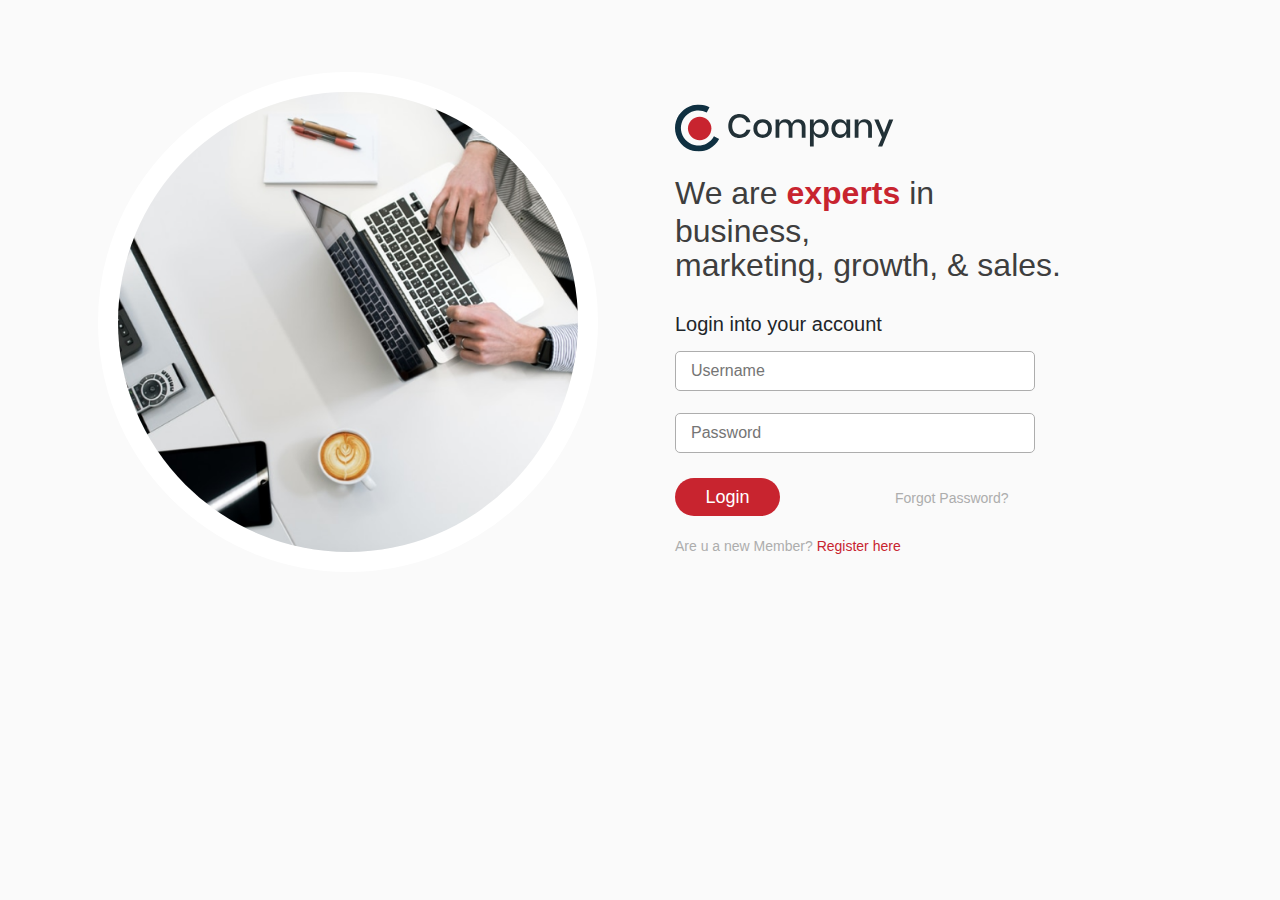
<file: index.html>
<!DOCTYPE html>
<html lang="en">

<head>
    <meta charset="UTF-8">
    <meta http-equiv="X-UA-Compatible" content="IE=edge">
    <meta name="viewport" content="width=device-width, initial-scale=1.0">
    <link rel="stylesheet" href="/css/style.css">
    <link rel="stylesheet" href="/css/bootstrap.min.css">
    <link rel="preconnect" href="https://fonts.googleapis.com">
    <link rel="preconnect" href="https://fonts.gstatic.com" crossorigin>
    <link href="https://fonts.googleapis.com/css2?family=Poppins:wght@400;500;600&display=swap" rel="stylesheet">
    <title>Document</title>
</head>

<body>
    <div id="section">
        <div class="row">
            <div class="col">
                <img id="hero-image" src="/images/hero-image.png" alt="">
            </div>
            <div class="col" id="2-col">
                <div class="container" id="content">
                    <img id="company-logo" src="/images/logo.svg" alt="">
                    <h1 id="main-heading">We are
                        <span>experts</span>
                        in business,
                    </h1>
                    <h1 id="main-heading">marketing, growth, & sales.</h1>
                    <p id="login-info">Login into your account</p>
                    <form action="">
                        <label for="">
                            <input type="text" placeholder="Username">
                        </label>
                        <label for="">
                            <input type="password" placeholder="Password">
                        </label>
                    </form>
                    <div id="btn-fp">
                        <a href="./pages/dashboard.html"><button id="login-btn">Login</button></a>
                        <p id="fp">Forgot Password?</p>
                    </div>
                    <p id="for-regis">Are u a new Member?
                        <span>Register here</span>
                    </p>
                </div>
            </div>
        </div>
    </div>
</body>

</html>
</file>
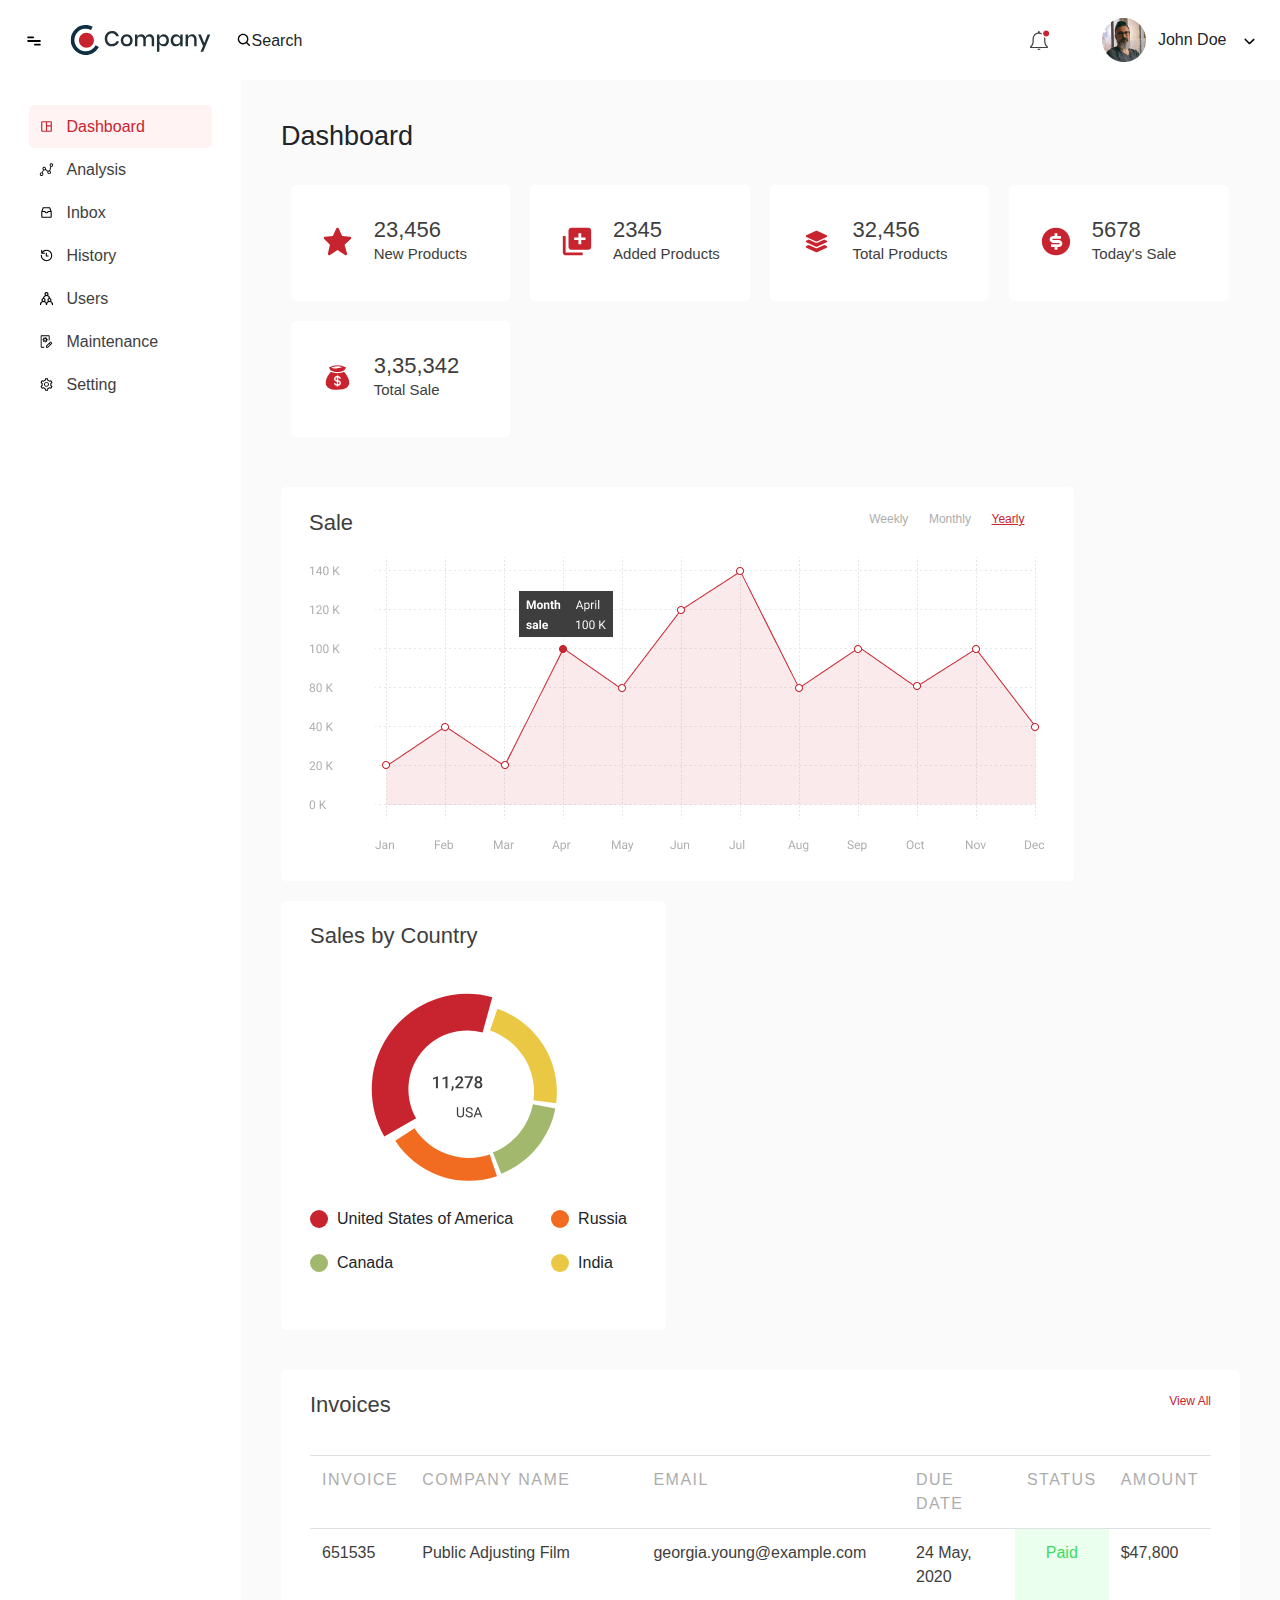
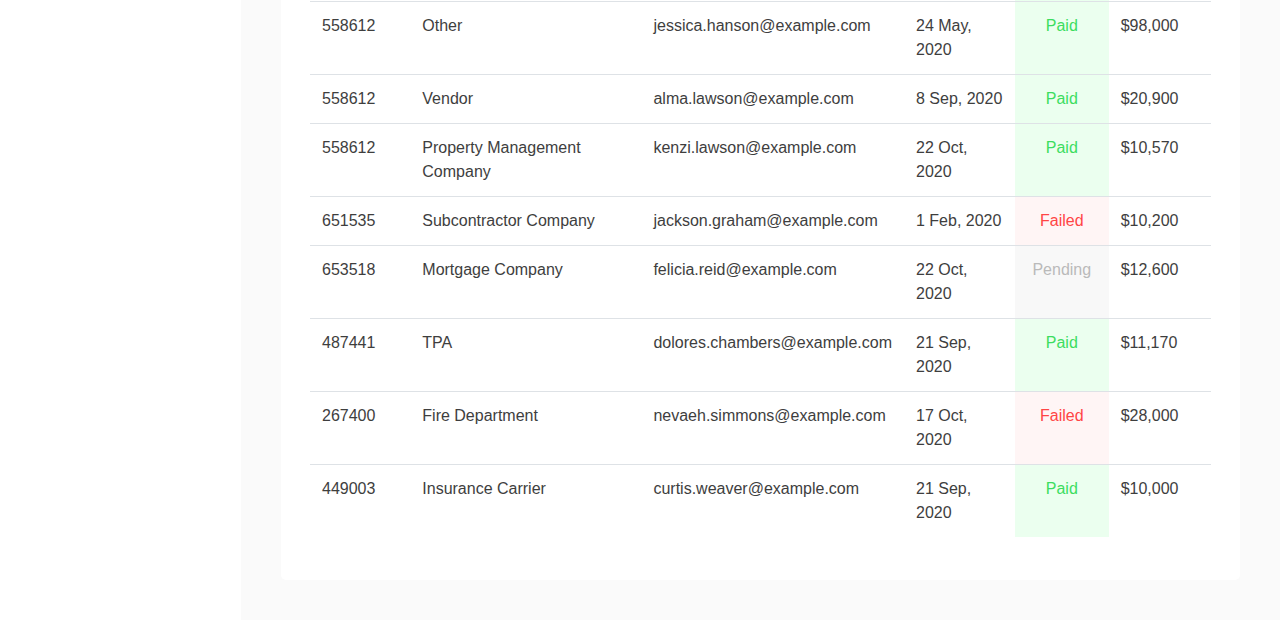
<file: pages/dashboard.html>
<!DOCTYPE html>
<html lang="en">

<head>
    <meta charset="UTF-8">
    <meta http-equiv="X-UA-Compatible" content="IE=edge">
    <meta name="viewport" content="width=device-width, initial-scale=1.0">
    <title>Document</title>
    <link rel="stylesheet" href="/css/bootstrap.min.css">
    <link rel="stylesheet" href="/css/dashboard.css">
</head>

<body>
    <header>
        <nav>
            <div id="left-menu">
                <ul>
                    <li><img id="menu-bar" src="/images/menu-bar.svg" alt=""></li>
                    <li><img id="logo" src="/images/logo.svg" alt=""></li>
                    <li>
                        <div id="search">
                            <img id="search-icon" src="/images/search-icon.svg" alt="">
                            <p>Search</p>
                        </div>
                    </li>
                </ul>
            </div>
            <div id="right-menu">
                <ul>
                    <li><img id="not-icon" src="/images/notification-icon.svg" alt=""></li>
                    <li><img id="profile-pic" src="/images/profile.png" alt=""></li>
                    <li>
                        <p>John Doe</p>
                    </li>
                    <li><img id="down-arr" src="/images/downward-arrow.svg" alt=""></li>
                </ul>
            </div>
        </nav>
    </header>
    <div id="content">
        <div id="container">
            <ul>
                <li class="active">
                    <a href="">
                        <img src="/images/dashboard-active.svg" alt="">
                        <p>Dashboard</p>
                    </a>
                </li>
                <li>
                    <a href="/pages/innerpage.html">
                        <img src="/images/graph-default.svg" alt="">
                        <p>Analysis</p>
                    </a>
                </li>
                <li>
                    <a href="">
                        <img src="/images/inbox-default.svg" alt="">
                        <p>Inbox</p>
                    </a>
                </li>
                <li>
                    <a href="">
                        <img src="/images/clock-default.svg" alt="">
                        <p>History</p>
                    </a>
                </li>
                <li>
                    <a href="">
                        <img src="/images/user-default.svg" alt="">
                        <p>Users</p>
                    </a>
                </li>
                <li>
                    <a href="">
                        <img src="/images/maintenance-default.svg" alt="">
                        <p>Maintenance</p>
                    </a>
                </li>
                <li>
                    <a href="">
                        <img src="/images/setting-default.svg" alt="">
                        <p>Setting</p>
                    </a>
                </li>
            </ul>
        </div>
        <div id="dashboard">
            <h1>Dashboard</h1>

            <!-- first row  -->

            <div id="list">
                <div class="list-items">
                    <img src="/images/star.svg" alt="list-icon" class="list-icon">
                    <div class="list-desc">
                        <h3 class="num">23,456</h3>
                        <p class="list-name">New Products</p>
                    </div>
                </div>
                <div class="list-items">
                    <img src="/images/new-product.svg" alt="list-icon" class="list-icon">
                    <div class="list-desc">
                        <h3 class="num">2345</h3>
                        <p class="list-name">Added Products</p>
                    </div>
                </div>
                <div class="list-items">
                    <img src="/images/total-product.svg" alt="list-icon" class="list-icon">
                    <div class="list-desc">
                        <h3 class="num">32,456</h3>
                        <p class="list-name">Total Products</p>
                    </div>
                </div>
                <div class="list-items">
                    <img src="/images/dollar-filled.svg" alt="list-icon" class="list-icon">
                    <div class="list-desc">
                        <h3 class="num">5678</h3>
                        <p class="list-name">Today's Sale</p>
                    </div>
                </div>
                <div class="list-items">
                    <img src="/images/money-bag.svg" alt="list-icon" class="list-icon">
                    <div class="list-desc">
                        <h3 class="num">3,35,342</h3>
                        <p class="list-name">Total Sale</p>
                    </div>
                </div>
            </div>

            <!-- middle row -->

            <div id="mid-items">
                <div id="graph">
                    <div id="graph-header">
                        <div id="left-view">
                            <h4>Sale</h4>
                        </div>
                        <div id="right-view">
                            <ul>
                                <li>Weekly</li>
                                <li>Monthly</li>
                                <li>Yearly</li>
                            </ul>
                        </div>
                    </div>
                    <img src="/images/data-graph.png" alt="">
                </div>
                <div id="pie-chart">
                    <h3>Sales by Country</h3>
                    <img src="/images/pie-chart.svg" alt="">
                    <div id="row-list">
                        <div class="col-list">
                            <div class="rows">
                                <span id="red"></span>
                                <p>United States of America</p>
                            </div>
                            <div class="rows">
                                <span id="green"></span>
                                <p>Canada</p>
                            </div>
                        </div>
                        <div class="col-list">
                            <div class="rows">
                                <span id="orange"></span>
                                <p>Russia</p>
                            </div>
                            <div class="rows">
                                <span id="yellow"></span>
                                <p>India</p>
                            </div>
                        </div>
                    </div>
                </div>
            </div>

            <!-- last row  -->

            <div id="last-row">
                <div>
                    <h3>Invoices</h3>
                    <p>View All</p>
                </div>
                <table class="table">
                    <tr>
                        <th scope="col" scope="row">INVOICE</th>
                        <th scope="col" scope="row">COMPANY NAME</th>
                        <th scope="col" scope="row">EMAIL</th>
                        <th scope="col" scope="row">DUE DATE</th>
                        <th scope="col" scope="row">STATUS</th>
                        <th scope="col" scope="row">AMOUNT</th>
                    </tr>
                    <tr>
                        <td scope="row">651535</td>
                        <td>Public Adjusting Film</td>
                        <td>georgia.young@example.com</td>
                        <td>24 May, 2020</td>
                        <td class="paid status">Paid</td>
                        <td>$47,800</td>
                    </tr>
                    <tr>
                        <td scope="row">558612</td>
                        <td>Other</td>
                        <td>jessica.hanson@example.com</td>
                        <td>24 May, 2020</td>
                        <td class="paid status">Paid</td>
                        <td>$98,000</td>
                    </tr>
                    <tr>
                        <td scope="row">558612</td>
                        <td>Vendor</td>
                        <td>alma.lawson@example.com</td>
                        <td>8 Sep, 2020</td>
                        <td class="paid status">Paid</td>
                        <td>$20,900</td>
                    </tr>
                    <tr>
                        <td scope="row">558612</td>
                        <td>Property Management Company</td>
                        <td>kenzi.lawson@example.com</td>
                        <td>22 Oct, 2020</td>
                        <td class="paid status">Paid</td>
                        <td>$10,570</td>
                    </tr>
                    <tr>
                        <td scope="row">651535</td>
                        <td>Subcontractor Company</td>
                        <td>jackson.graham@example.com</td>
                        <td>1 Feb, 2020</td>
                        <td class="failed status">Failed</td>
                        <td>$10,200</td>
                    </tr>
                    <tr>
                        <td scope="row">653518</td>
                        <td>Mortgage Company</td>
                        <td>felicia.reid@example.com</td>
                        <td>22 Oct, 2020</td>
                        <td class="pending status">Pending</td>
                        <td>$12,600</td>
                    </tr>
                    <tr>
                        <td scope="row">487441</td>
                        <td>TPA</td>
                        <td>dolores.chambers@example.com</td>
                        <td>21 Sep, 2020</td>
                        <td class="paid status">Paid</td>
                        <td>$11,170</td>
                    </tr>
                    <tr>
                        <td scope="row">267400</td>
                        <td>Fire Department</td>
                        <td>nevaeh.simmons@example.com</td>
                        <td>17 Oct, 2020</td>
                        <td class="failed status">Failed</td>
                        <td>$28,000</td>
                    </tr>
                    <tr>
                        <td scope="row">449003</td>
                        <td>Insurance Carrier</td>
                        <td>curtis.weaver@example.com</td>
                        <td>21 Sep, 2020</td>
                        <td class="paid status">Paid</td>
                        <td>$10,000</td>
                    </tr>
                </table>
            </div>
        </div>
    </div>
    <script src="/js/index.js"></script>
</body>

</html>
</file>
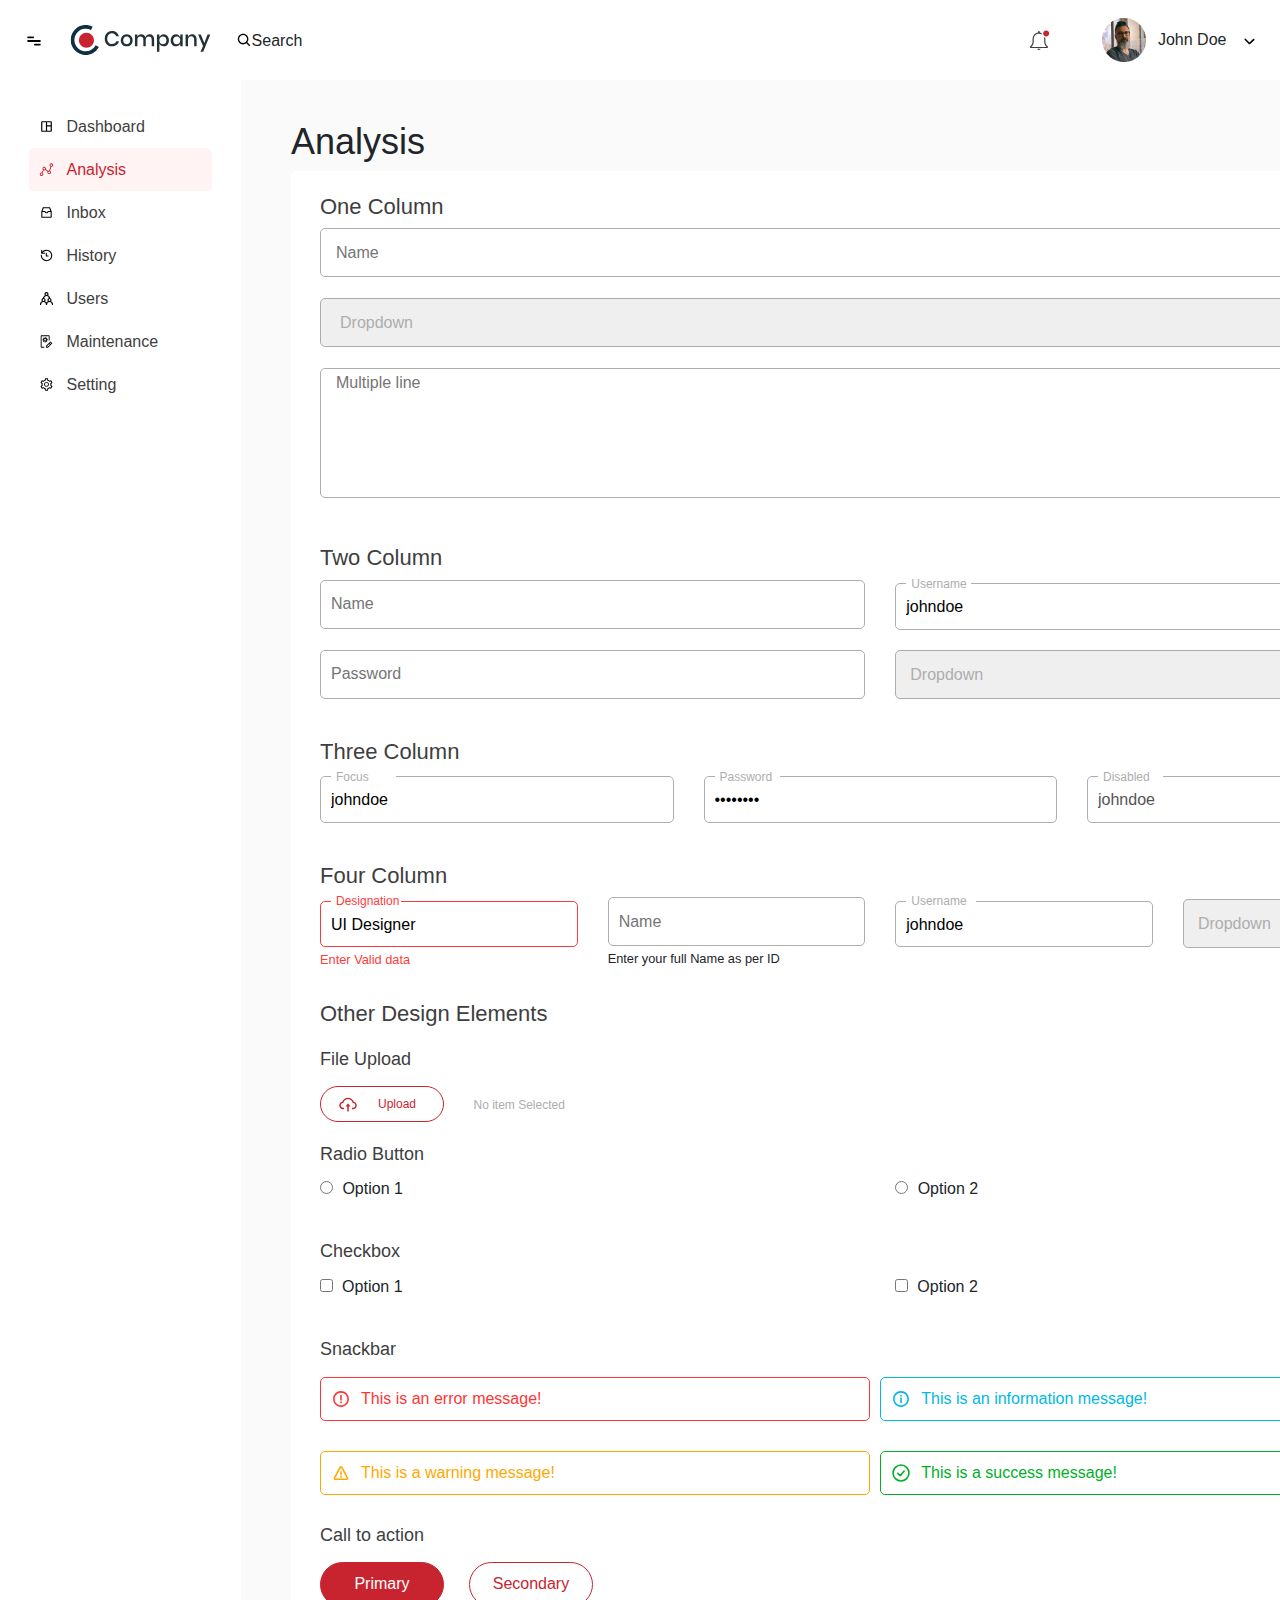
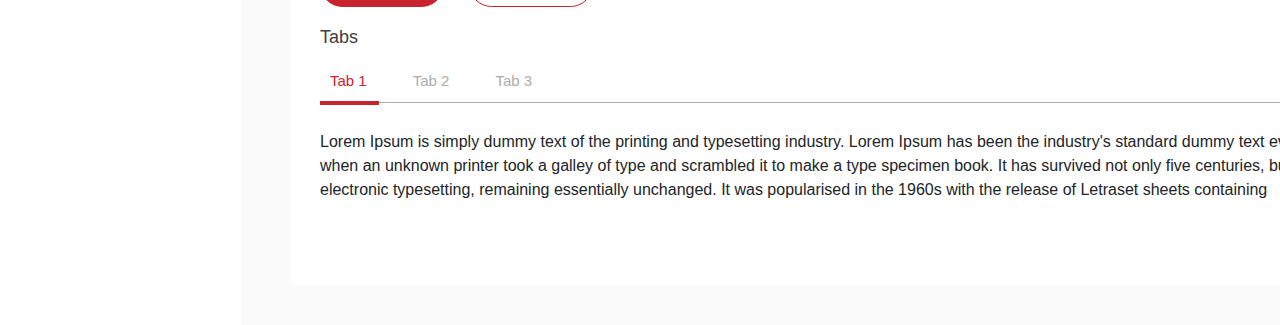
<file: pages/innerpage.html>
<!DOCTYPE html>
<html lang="en">

<head>
    <meta charset="UTF-8">
    <meta http-equiv="X-UA-Compatible" content="IE=edge">
    <meta name="viewport" content="width=device-width, initial-scale=1.0">
    <title>Document</title>
    <link rel="stylesheet" href="/css/bootstrap.min.css">
    <link rel="stylesheet" href="/css/innerpage.css">
</head>

<body>
    <header>
        <nav>
            <div id="left-menu">
                <ul>
                    <li><img id="menu-bar" src="/images/menu-bar.svg" alt=""></li>
                    <li><img id="logo" src="/images/logo.svg" alt=""></li>
                    <li>
                        <div id="search">
                            <img id="search-icon" src="/images/search-icon.svg" alt="">
                            <p>Search</p>
                        </div>
                    </li>
                </ul>
            </div>
            <div id="right-menu">
                <ul>
                    <li><img id="not-icon" src="/images/notification-icon.svg" alt=""></li>
                    <li><img id="profile-pic" src="/images/profile.png" alt=""></li>
                    <li>
                        <p>John Doe</p>
                    </li>
                    <li><img id="down-arr" src="/images/downward-arrow.svg" alt=""></li>
                </ul>
            </div>
        </nav>
    </header>
    <div id="content">
        <div id="container">
            <ul>
                <li class="active">
                    <a href="/pages/dashboard.html">
                        <img src="/images/dashboard-default.svg" alt="">
                        <p>Dashboard</p>
                    </a>
                </li>
                <li>
                    <a href="">
                        <img src="/images/graph-active.svg" alt="">
                        <p>Analysis</p>
                    </a>
                </li>
                <li>
                    <a href="">
                        <img src="/images/inbox-default.svg" alt="">
                        <p>Inbox</p>
                    </a>
                </li>
                <li>
                    <a href="">
                        <img src="/images/clock-default.svg" alt="">
                        <p>History</p>
                    </a>
                </li>
                <li>
                    <a href="">
                        <img src="/images/user-default.svg" alt="">
                        <p>Users</p>
                    </a>
                </li>
                <li>
                    <a href="">
                        <img src="/images/maintenance-default.svg" alt="">
                        <p>Maintenance</p>
                    </a>
                </li>
                <li>
                    <a href="">
                        <img src="/images/setting-default.svg" alt="">
                        <p>Setting</p>
                    </a>
                </li>
            </ul>
        </div>
        <div id="analysis">
            <h1>Analysis</h1>
            <form action="">
                <div id="first-col">
                    <h3>One Column</h3>
                    <input type="text" placeholder="Name">
                    <select id="drop-down" name="Dropdown">
                        <option>Dropdown</option>
                    </select>
                    <textarea name="multiple-line" id="" placeholder="Multiple line"></textarea>
                </div>
                <div id="second-col">
                    <h3>Two Column</h3>
                    <div class="row">
                        <div class="col-sm-6">
                            <input type="text" placeholder="Name">
                        </div>
                        <div class="col-sm-6">
                            <fieldset id="field-set">
                                <legend>Username</legend>
                                <input type="text" value="johndoe">
                            </fieldset>
                        </div>
                        <div class="col-sm-6">
                            <input type="password" name="" id="" placeholder="Password">
                        </div>
                        <div class="col-sm-6">
                            <select id="drop-down" name="Dropdown">
                                <option>Dropdown</option>
                            </select>
                        </div>
                    </div>
                    <div id="third-col">
                        <h3>Three Column</h3>
                        <div class="row">
                            <div class="col-xl-4 col-lg-4 col-md-6 col-sm-6">
                                <fieldset id="field-set focus-border">
                                    <legend>Focus</legend>
                                    <input type="text" value="johndoe">
                                </fieldset>
                            </div>
                            <div class="col-xl-4 col-lg-4 col-md-6 col-sm-6">
                                <fieldset id="field-set">
                                    <legend>Password</legend>
                                    <input type="password" value="dfdyghvb">
                                </fieldset>
                            </div>
                            <div class="col-xl-4 col-lg-4 col-md-6 col-sm-6">
                                <fieldset id="field-set" disabled>
                                    <legend>Disabled</legend>
                                    <input type="text" value="johndoe">
                                </fieldset>
                            </div>
                        </div>
                    </div>
                    <div id="fourth-col">
                        <h3>Four Column</h3>
                        <div class="row">
                            <div class="col-xl-3 col-lg-3 col-md-3 col-sm-6">
                                <fieldset id="field-set" class="highlighted">
                                    <legend>Designation</legend>
                                    <input type="text" value="UI Designer">
                                </fieldset>
                                <small id="en-va-da">Enter Valid data</small>
                            </div>
                            <div class="col-xl-3 col-lg-3 col-md-3 col-sm-6">
                                <input type="text" name="" id="" placeholder="Name">
                                <small>Enter your full Name as per ID</small>
                            </div>
                            <div class="col-xl-3 col-lg-3 col-md-3 col-sm-6">
                                <fieldset id="field-set">
                                    <legend>Username</legend>
                                    <input type="text" value="johndoe">
                                </fieldset>
                            </div>
                            <div class="col-xl-3 col-lg-3 col-md-3 col-sm-6">
                                <select id="drop-down" name="Dropdown">
                                    <option>Dropdown</option>
                                </select>
                            </div>
                        </div>
                        <div id="validate">


                        </div>
                    </div>
                    <div id="other-col">
                        <h3>Other Design Elements</h3>
                        <div id="file-upload">
                            <h4>File Upload</h4>
                            <div>
                                <button>
                                    <img src="/images/cloud-upload-icon.svg" alt="">
                                    <p>Upload</p>
                                </button>
                                <p>No item Selected</p>
                            </div>
                        </div>
                        <div id="radio-btns">
                            <h4>Radio Button</h4>
                            <div class="row">
                                <div class="col-sm-6">
                                    <input type="radio" name="options"><span>Option 1</span>
                                </div>
                                <div class="col-sm-6">
                                    <input type="radio" name="options"><span>Option 2</span>
                                </div>
                            </div>
                        </div>
                        <div id="checkbox">
                            <h4>Checkbox</h4>
                            <div class="row">
                                <div class="col-sm-6 col-md-6">
                                    <input type="checkbox" name="" id=""><span>Option 1</span>
                                </div>
                                <div class="col-sm-6 col-md-6">
                                    <input type="checkbox" name="" id=""><span>Option 2</span>
                                </div>
                            </div>
                        </div>
                        <div id="snackbar">
                            <h4>Snackbar</h4>
                            <div>
                                <span id="error">
                                    <img class="msg-icon" src="/images/error-icon.svg" alt="">
                                    <p>This is an error message!</p>
                                </span>
                                <span id="info">
                                    <img class="msg-icon" src="/images/info-icon.svg" alt="">
                                    <p>This is an information message!</p>
                                </span>
                            </div>
                            <div>
                                <span id="warning">
                                    <img class="msg-icon" src="/images/warning-icon.svg" alt="">
                                    <p>This is a warning message!</p>
                                </span>
                                <span id="success">
                                    <img class="msg-icon" src="/images/success-icon.svg" alt="">
                                    <p>This is a success message!</p>
                                </span>
                            </div>
                        </div>
                        <div id="cta">
                            <h4>Call to action</h4>
                            <div>
                                <button id="primary-btn">
                                    <p>Primary</p>
                                </button>
                                <button id="second-btn">
                                    <p>Secondary</p>
                                </button>
                            </div>
                        </div>
                        <div id="tab">
                            <h4>Tabs</h4>
                            <div>
                                <ul>
                                    <li>Tab 1</li>
                                    <li>Tab 2</li>
                                    <li>Tab 3</li>
                                    <span id="red-line"></span>
                                </ul>

                            </div>
                            <p>Lorem Ipsum is simply dummy text of the printing and typesetting industry. Lorem Ipsum
                                has
                                been the industry's standard dummy text ever since the 1500s, when an unknown printer
                                took a
                                galley of type and scrambled it to make a type specimen book. It has survived not only
                                five
                                centuries, but also the leap into electronic typesetting, remaining essentially
                                unchanged.
                                It was popularised in the 1960s with the release of Letraset sheets containing</p>
                        </div>
                    </div>
            </form>
        </div>
    </div>
    <script src="/js/index.js"></script>
</body>

</html>
</file>
<file: css/style.css>
* {
    margin: 0;
}

body {
    font-family: 'Poppins', sans-serif;

}

#section {
    background-color: #FAFAFA;
    padding: 72px 140px;
    height: auto;
}

#hero-image {
    display: flex;
    margin: 0 auto;
    border: 20px solid #FFFFFF;
    border-radius: 50%;
    width: 576px;
    height: 576px;
}

#content {
    padding: 50px;
}

#company-logo {
    width: 272px;
    height: 58px;
    margin-bottom: 20px;
    text-align: left;
}

#main-heading {
    font-size: 40px;
    margin-bottom: -5px;
    font-weight: 300;
}

#main-heading span {
    color: #C8242F;
    font-weight: 900;
}

#main-heading,
#logininfo {
    color: #3E3E3E;
}

#login-info {
    font-size: 25px;
    margin-top: 30px;
    margin-bottom: 5px;
}

label {
    display: block;
    width: 100%;
}

label input {
    width: 450px;
    height: 49px;
    padding: 15px;
    border: 1px solid #ADADAD;
    border-radius: 5px;
    opacity: 1;
    margin: 10px 0;
}

#btn-fp {
    display: flex;
}

#fp {
    margin-top: 20px;
    color: #ADADAD;
    font-size: 15px;
    cursor: pointer;
}

#login-btn {
    margin: 10px 0;
    width: 138px;
    height: 45px;
    background-color: #C8242F;
    font-size: 18px;
    color: #FFFFFF;
    margin-right: 175px;
    border: none;
    border-radius: 23px;
    cursor: pointer;
}

#for-regis {
    margin-top: 10px;
    font-size: 15px;
    color: #ADADAD;
}

#for-regis span {
    color: #C8242F;
    cursor: pointer;
}

@media (max-width: 575px) {
    #hero-image {
        width: 300px;
        height: 300px;
        border: 10px solid #FFFFFF;
    }

    #content {
        max-width: 360px;
        padding: 0 30px;
        margin-top: 30px;
    }

    #section {
        padding: 60px 30px;
        height: 950px;
    }

    #company-logo {
        width: 170px;
        height: 42px;
        margin-bottom: 10px;
    }

    #main-heading {
        font-size: 20px;
    }

    #login-info {
        margin-top: 22px;
        font-size: 15px;
    }

    label input {
        width: 225px;
        height: 30px;
        margin: 3px 0;
        font-size: 12px;
        padding: 0;
        padding-left: 10PX;
    }

    #login-btn {
        margin-right: 90px;
        width: 75px;
        height: 25px;
        font-size: 13px;
    }

    #fp {
        margin-top: 15px;
        font-size: 12px;
    }

    #for-regis {
        font-size: 12px;
        margin-top: 0;
    }
}

@media (min-width: 576px) and (max-width: 767px) {
    #hero-image {
        width: 350px;
        height: 350px;
        border: 10px solid #FFFFFF;
    }

    #company-logo {
        width: 268px;
        height: 60px;
        margin-bottom: 10px;
    }

    #content {
        max-width: 400px;
        margin-top: 30px;
        padding: 0;
    }

    #main-heading {
        font-size: 32px;
    }

    #login-info {
        margin-top: 27px;
        font-size: 20px;
    }

    #section {
        width: 100%;
        padding: 40px 30px;
    }

    #section .row {
        display: block;
    }

    #2-col {
        display: flex;
        margin: 0 auto;
    }

    label input {
        width: 360px;
        height: 37px;
        margin: 3px 0;
        font-size: 15px;
        padding: 0;
        padding-left: 10PX;
    }

    #login-btn {
        margin-right: 140px;
        width: 100px;
        height: 35px;
        font-size: 15px;
    }

    #fp {
        margin-top: 15px;
        font-size: 15px;
    }

    #for-regis {
        font-size: 15px;
        margin-top: 10px;
    }
}

@media (min-width: 768px) and (max-width: 991px) {
    #hero-image {
        width: 350px;
        height: 350px;
        border: 10px solid #FFFFFF;
    }

    #content {
        max-width: 360px;
        padding: 0;
        margin-top: 30px;
    }

    #section {
        padding: 60px 60px;
        height: 100vh;
    }

    #company-logo {
        width: 150px;
        height: 42px;
        margin-bottom: 10px;
    }

    #main-heading {
        font-size: 21px;
    }

    #login-info {
        margin-top: 22px;
        font-size: 15px;
    }

    label input {
        width: 260px;
        height: 32px;
        margin: 3px 0;
        font-size: 12px;
        padding: 0;
        padding-left: 10PX;
    }

    #login-btn {
        margin-right: 90px;
        width: 75px;
        height: 25px;
        font-size: 13px;
    }

    #fp {
        margin-top: 15px;
        font-size: 12px;
    }

    #for-regis {
        font-size: 12px;
        margin-top: 0;
    }
}

@media (min-width: 992px) and (max-width: 1199px) {
    #hero-image {
        width: 460px;
        height: 460px;
        border: 15px solid #FFFFFF;
    }

    #content {
        max-width: 360px;
        padding: 0;
        margin-top: 30px;
    }

    #section {
        padding: 72px 70px;
    }

    #company-logo {
        width: 195px;
        height: 50px;
    }

    #main-heading {
        font-size: 28px;
    }

    #login-info {
        font-size: 17px;
    }

    label input {
        width: 310px;
        height: 35px;
        margin: 5px 0;
        font-size: 12px;
        padding: 0;
        padding-left: 10PX;
    }

    #login-btn {
        margin-right: 115px;
        width: 85px;
        height: 30px;
        font-size: 15px;
    }

    #fp {
        margin-top: 15px;
        font-size: 13px;
    }

    #for-regis {
        font-size: 13px;
    }
}

@media (min-width: 1200px) and (max-width: 1399px) {
    #hero-image {
        width: 500px;
        height: 500px;
    }

    #content {
        max-width: 400px;
        padding: 0;
        margin-top: 30px;
        margin-left: 20px;
    }

    #section {
        padding: 72px 70px;
        height: 100vh;
    }

    #company-logo {
        width: 220px;
        height: 52px;
    }

    #main-heading {
        font-size: 32px;
    }

    #login-info {
        font-size: 20px;
    }

    label input {
        width: 360px;
        height: 40px;
        margin: 7px 0;
        padding: 0;
        padding-left: 15px;
    }

    #login-btn {
        margin-right: 115px;
        width: 105px;
        height: 38px;
    }

    #fp {
        font-size: 14px;
    }

    #for-regis {
        font-size: 14px;
    }
}

@media (min-width: 1400px) {
    #section {
        padding: 72px 105px;
    }
}
</file>
<file: css/dashboard.css>
* {
    margin: 0;
}

body {
    background-color: #FAFAFA;
    font-family: 'Poppins', sans-serif;
}

header {
    width: 100vw;
}

nav {
    display: flex;
    justify-content: space-between;
    background-color: #FFFFFF;
    height: 80px;
}

#left-menu,
#right-menu {
    padding: 11px 0;
}

#left-menu ul,
#right-menu ul {
    display: flex;
    justify-content: center;
    align-items: center;
    padding: 0 10px;
    margin: 0;
}

#left-menu ul li,
#right-menu ul li {
    list-style: none;
    padding: 0 12px;
}

#right-menu ul {
    margin: 7px 0;
}

#right-menu ul li:nth-child(3) {
    padding: 0 2.54px 0 0;
}

#menu-bar {
    width: 24px;
    height: 18px;
    cursor: pointer;
}

#logo {
    width: 142px;
    height: 30px;
}

#search-icon {
    width: 15.59px;
    height: 15.59px;
}

#search {
    display: flex;
    align-items: center;
    cursor: pointer;
}

#search p {
    font-size: 16px;
    margin-top: 18px;
}

#not-icon {
    width: 21.52px;
    height: 21.06px;
    cursor: pointer;
}

#profile-pic {
    padding-left: 28.28px;
}

#right-menu ul li p {
    font-size: 16px;
    margin: 0;
}

#down-arr {
    cursor: pointer;
}

#content {
    display: flex;
    background-color: transparent;
}

#container {
    width: auto;
    padding: 25px 29px 30px;
    align-items: center;
    background-color: #FFFFFF;
}

#container ul {
    padding: 0;
}

#container ul li {
    list-style: none;
    border-radius: 5px;
    cursor: pointer;
}

#container ul li a {
    width: 183px;
    height: 43px;
    display: flex;
    padding: 10px;
    align-items: center;
    color: #3E3E3E;
}

#container ul li a:link {
    text-decoration: none;
}

#container ul li:nth-child(1) {
    background-color: #FFF3F4;
}

#container ul li:nth-child(1) a p {
    color: #C8242F;
}

#container ul li a p {
    margin: 0 0 0 12.5px;
}

#container ul li a img {
    width: 15px;
    height: 15px;
}

#dashboard {
    width: 100%;
    padding: 40px;
}

#dashboard h1 {
    font-size: 30px;
    margin-bottom: 22.5px;
}

#list {
    display: flex;
    margin-bottom: 30px;
    flex-wrap: wrap;
    align-items: flex-start;
}

.list-items {
    display: flex;
    width: 219.4px;
    height: 116px;
    margin: 10px;
    background-color: #FFFFFF;
    border-radius: 5px;
    padding: 31.04px 26.7px 33.87px 30.03px;
    align-items: center;
}

.list-icon:nth-child(1) {
    width: 33.33px;
    height: 33.34px;
}

.list-icon:nth-child(2) {
    width: 23.33px;
    height: 23.34px;
}

.list-icon:nth-child(3) {
    width: 26px;
    height: 26px;
}

.list-icon:nth-child(4) {
    width: 33.34px;
    height: 33.33px;
}

.list-icon:nth-child(5) {
    width: 28.55px;
    height: 30px;
}

.list-desc {
    color: #3E3E3E;
    padding-left: 19.33px;
}

.num {
    font-size: 25px;
    margin: 0;
}

.list-name {
    font-size: 15px;
    margin: 0;
}

#mid-items {
    display: flex;
    margin-bottom: 30px;
    flex-wrap: wrap;
}

#graph,
#pie-chart {
    background-color: #FFFFFF;
    margin: 10px 0;
}

#graph {
    /* max-width: 802px; */
    width: auto;
    height: auto;
    padding: 23.52px 29.42px 28.9px 28px;
    margin-right: 20px;
    border-radius: 5px;
}

#graph img {
    width: 100%;
}

#graph-header {
    display: flex;
    justify-content: space-between;
    margin-bottom: 12.98px;
}

#left-view h4 {
    margin: 0;
    font-size: 22px;
    color: #3E3E3E;
}

#right-view ul {
    display: flex;

}

#right-view ul li {
    list-style: none;
    margin-right: 20.58px;
    font-size: 12px;
    cursor: pointer;
    color: #ADADAD;
}

#right-view ul li:nth-child(3) {
    color: #C8242F;
    text-decoration: underline;
}

#pie-chart {
    width: 385px;
    height: auto;
    border-radius: 5px;
    padding: 21.52px 39px 34.87px 29px;
}

#pie-chart h3 {
    font-size: 22px;
    color: #3E3E3E;
    margin-bottom: 27.48px;
}

#pie-chart img {
    width: 230px;
    height: 230px;
    display: flex;
    margin: 0 auto;
}

#row-list {
    display: flex;
    justify-content: space-between;
}

.rows {
    display: flex;
    align-items: center;
    margin-bottom: 20px;
}

.rows span {
    width: 18px;
    height: 18px;
    border-radius: 50%;
}

.rows p {
    margin: 0;
    margin-left: 9px;
}

#red {
    background-color: #C8242F;
}

#green {
    background-color: #A2B86C;
}

#orange {
    background-color: #F16C20;
}

#yellow {
    background-color: #EBC844;
}

#last-row {
    width: auto;
    height: auto;
    background-color: #FFFFFF;
    padding: 22.52px 29px 26.87px 29px;
    border-radius: 5px;
}

#last-row div {
    display: flex;
    justify-content: space-between;
    margin-bottom: 36.61px;
}

#last-row div h3 {
    font-size: 22px;
    color: #3E3E3E;
    margin: 0;
}

#last-row div p {
    font-size: 12px;
    color: #C8242F;
    margin: 0;
}

table {
    color: #3E3E3E;
    font-weight: normal;
}

table tr td:nth-child(5) {
    text-align: center;
}

table th {
    color: #ADADAD;
    font-weight: normal;
    letter-spacing: 1.5px;
}


table tr:nth-child(n+1):nth-child(-n+9) {
    border-bottom: 1px solid #E9E9E9;
}

.paid {
    background-color: #EBFFEF;
    color: #3CDD5F;
}

.failed {
    color: #FF4545;
    background-color: #FFF5F5;
}

.pending {
    color: #BABABA;
    background-color: #F8F8F8;
}

@media (max-width: 575px){
    #left-menu, #right-menu{
        padding: 10px 0;
    }
    nav{
        height: 60px;
    }
    #left-menu ul{
        padding: 0 5px;
    }
    #left-menu ul li {
        padding: 0 4px;
    }
    #right-menu ul{
        padding: 0 5px;
    }
    #right-menu ul li{
        padding: 0 4px;
    }
    #right-menu ul li p{
        font-size: 10px;
    }

    #not-icon{
        width: 15px;
        height: 15px;
    }

    #profile-pic{
        padding-left: 10px;
        width: 40px;
        height: 30px;
    }
    #down-arr{
        width: 15px;
        height: 15px;
    }

    #search ul {
        padding: 0;
    }

    #search p {
        font-size: 10px;
    }

    #logo {
        width: 90px;
    }

    #dashboard h1 {
        font-size: 20px;
    }

    .list-items {
        width: 150px;
        height: 90px;
        padding: 0 5px;
        margin: 5px;
    }

    .list-items .list-icon {
        width: 25px;
        height: 25px;
    }

    .num {
        font-size: 18px;
    }

    .list-desc {
        font-size: 8px;
        padding-left: 10px;
    }

    #mid-items {
        width: 100%;
    }

    #dashboard {
        padding: 20px;
    }

    #container {
        padding: 20px 10px;
    }

    #container ul li a {
        width: 120px;
        height: 35px;
    }

    #container ul li a p {
        margin-left: 7px;
    }

    #graph{
        padding: 10px;
        margin: 0 0 20px 0;
    }

    #pie-chart {
        padding: 10px;
        width: 300px;
        margin: 10px auto;
    }

    .rows span {
        width: 15px;
        height: 15px;
    }

    #pie-chart h3,
    #left-view h4,
    #last-row div h3 {
        font-size: 18px;
    }

    #right-view ul li {
        font-size: 10px;
    }

    .rows p {
        font-size: 12px;
    }

    #last-row {
        overflow: scroll;
        padding: 10px;
    }

    table th, table tr td{
        font-size: 12px;
    }
}

@media (min-width: 576px) and (max-width: 767px) {
    #left-menu ul li {
        padding: 0 5px;
    }

    #right-menu ul li{
        padding: 0 6px;
    }

    #profile-pic{
        padding-left: 20px;
    }

    #search ul {
        padding: 0;
    }

    #search p {
        font-size: 15px;
    }

    #logo {
        width: 120px;
    }

    #dashboard h1 {
        font-size: 20px;
    }

    .list-items {
        width: 150px;
        height: 90px;
        padding: 0 10px;
    }

    .list-items .list-icon {
        width: 25px;
        height: 25px;
    }

    .num {
        font-size: 18px;
    }

    .list-desc {
        font-size: 8px;
        padding-left: 10px;
    }

    #mid-items {
        width: 100%;
    }

    #dashboard {
        padding: 20px;
    }

    #container {
        padding: 20px 10px;
    }

    #container ul li a {
        width: 120px;
        height: 35px;
    }

    #container ul li a p {
        margin-left: 7px;
    }

    #graph{
        margin: 10px auto;
    }

    #pie-chart {
        margin: 10px auto;
        width: 300px;
    }

    #pie-chart h3,
    #left-view h4,
    #last-row div h3 {
        font-size: 18px;
    }

    #right-view ul li {
        font-size: 10px;
    }

    .rows p {
        font-size: 13px;
    }

    .rows span {
        width: 15px;
        height: 15px;
    }

    #last-row {
        overflow: scroll;
    }

    table th, table tr td{
        font-size: 12px;
    }
}

@media (min-width: 768px) and (max-width: 991px) {
    #dashboard h1 {
        font-size: 22px;
    }

    .list-items {
        width: 200px;
        height: 100px;
    }

    .list-icon {
        width: 28px;
        height: 28px;
    }

    .num {
        font-size: 18px;
    }

    .list-desc {
        font-size: 10px;
        padding-left: 10px;
    }

    #mid-items {
        width: 100%;
    }

    #dashboard {
        padding: 20px;
    }

    #container {
        padding: 20px 10px;
    }

    #container ul li a {
        width: 130px;
        height: 40px;
    }

    #container ul li a p {
        margin-left: 7px;
    }

    #graph{
        margin: 10px auto;
    }

    #pie-chart{
        margin: 10px auto;
    }

    #pie-chart h3,
    #left-view h4,
    #last-row div h3 {
        font-size: 20px;
    }

    .rows p {
        font-size: 15px;
    }

    #last-row {
        overflow: scroll;
    }

    table {
        max-width: 100%;
    }

    table th, table tr td{
        font-size: 12px;
    }
}

@media (min-width: 992px) and (max-width: 1199px) {
    #dashboard h1 {
        font-size: 25px;
    }

    .num {
        font-size: 20px;
    }

    .list-desc {
        font-size: 13px;
    }

    #mid-items {
        width: 719px;
    }

    #dashboard {
        padding: 35px;
    }

    #container {
        padding: 20px 10px;
    }

    #pie-chart h3,
    #left-view h4,
    #last-row div h3 {
        font-size: 20px;
    }

    .rows p {
        font-size: 15px;
    }

    table th,
    table tr td {
        font-size: 12px;
    }

}

@media (min-width: 1200px) and (max-width: 1399px) {
    #dashboard h1 {
        font-size: 27px;
    }

    .num {
        font-size: 22px;
    }

    .list-desc {
        font-size: 14px;
    }
}
</file>
<file: css/innerpage.css>
* {
    margin: 0;
}

body {
    background-color: #FAFAFA;
    font-family: 'Poppins', sans-serif;
}

header {
    width: 100vw;
}

nav {
    display: flex;
    justify-content: space-between;
    background-color: #FFFFFF;
    height: 80px;
}

#left-menu,
#right-menu {
    padding: 11px 0;
}

#left-menu ul,
#right-menu ul {
    display: flex;
    /* text-align: center; */
    justify-content: center;
    align-items: center;
    padding: 0 10px;
    margin: 0;
}

#left-menu ul li,
#right-menu ul li {
    list-style: none;
    padding: 0 12px;
}

#right-menu ul {
    margin: 7px 0;
}

#right-menu ul li:nth-child(3) {
    padding: 0 2.54px 0 0;
}

#menu-bar {
    width: 24px;
    height: 18px;
    cursor: pointer;
}

#logo {
    width: 142px;
    height: 30px;
}

#search-icon {
    width: 15.59px;
    height: 15.59px;
}

#search {
    display: flex;
    align-items: center;
    cursor: pointer;
}

#search p {
    font-size: 16px;
    margin-top: 18px;
}

#not-icon {
    width: 21.52px;
    height: 21.06px;
    cursor: pointer;
}

#profile-pic {
    padding-left: 28.28px;
}

#right-menu ul li p {
    font-size: 16px;
    margin: 0;
}

#down-arr {
    cursor: pointer;
}

#content {
    display: flex;
    background-color: transparent;
}

#container {
    width: auto;
    padding: 25px 29px 30px;
    align-items: center;
    background-color: #FFFFFF;
}

#container ul {
    padding: 0;
}

#container ul li {
    list-style: none;
    border-radius: 5px;
    cursor: pointer;
}

#container ul li a {
    width: 183px;
    height: 43px;
    display: flex;
    padding: 10px;
    align-items: center;
    color: #3E3E3E;
}

#container ul li a:link {
    text-decoration: none;
}

#container ul li:nth-child(2) {
    background-color: #FFF3F4;
}

#container ul li:nth-child(2) a p {
    color: #C8242F;
}

#container ul li a p {
    margin: 0 0 0 12.5px;
}

#container ul li a img {
    width: 15px;
    height: 15px;
}

#analysis {
    width: 100%;
    padding: 40px 50px;
}

#analysis form {
    background-color: #FFFFFF;
    padding: 22.52px 30.5px 35.87px 29px;
    border-radius: 5px;
}

#first-col,
#second-col,
#third-col,
#fourth-col {
    margin-bottom: 47.02px;
}

#first-col h3 {
    font-size: 22px;
    color: #3E3E3E;
}

#first-col {
    display: flex;
    flex-direction: column;
}

#first-col input,
#first-col select {
    height: 49px;
}

#first-col textarea {
    height: 130px;
}

#first-col input,
#first-col select,
#first-col textarea {
    border: 1px solid #ADADAD;
    border-radius: 5px;
    padding-left: 15px;
    margin-bottom: 21px;
}

#first-col textarea {
    margin: 0;
}

input:focus,
select:focus,
textarea:focus {
    outline: none;
}

select {
    color: #ADADAD;
}

#second-col div {
    margin-bottom: 20px;
}

#second-col h3,
#third-col h3,
#fourth-col h3 {
    font-size: 22px;
    color: #3E3E3E;
}

#second-col div input {
    margin-right: 30px;
}

#second-col input,
#second-col fieldset,
#second-col select,
#third-col fieldset,
#fourth-col fieldset,
#fourth-col input,
#fourth-col select {
    width: 100%;
    height: 49px;
    padding-left: 10px;
    border: 1px solid #ADADAD;
    border-radius: 5px;
}

#second-col fieldset {
    margin-top: -5px;
    height: 55px;
}

#second-col fieldset legend,
#third-col fieldset legend {
    font-size: 12px;
    margin: 0;
    padding: 0 5px;
    width: 65px;
    color: #ADADAD;
}

#second-col fieldset input,
#third-col fieldset input,
#fourth-col fieldset input {
    border: none;
    height: 80%;
    padding: 0;
    margin: 0;
    width: 100%;
    background-color: #FFFFFF;
}

#third-col div {
    display: flex;
    margin-bottom: 20px;
}

#third-col fieldset,
#fourth-col fieldset {
    height: 55px;
}

#third-col fieldset:nth-child(3) {
    border: 1px dotted #ADADAD;
}

#focus-border {
    border: 1px solid #C8242F;
}

#fourth-col fieldset {
    margin-right: 10px;
    border: 1px solid #ADADAD;
}

#fourth-col select {
    margin-top: 2px;
}

#fourth-col fieldset legend {
    font-size: 12px;
    margin: 0;
    padding: 0 5px;
    width: 70px;
    color: #ADADAD;
}

#fourth-col div .highlighted {
    border: 1px solid #FF3B3B;
}

#fourth-col div .highlighted legend {
    color: #FF3B3B;
}

#fourth-col div {
    margin-bottom: 10px;
}

#en-va-da {
    color: #FF3B3B;
}

#other-col input {
    width: auto;
    height: auto;
}

.msg-icon {
    width: 20px;
    height: 20px;
}

#other-col h3 {
    font-size: 22px;
    color: #3E3E3E;
    margin-bottom: 21.13px;
}

#other-col div h4 {
    font-size: 18px;
    color: #3E3E3E;
}

#file-upload {
    margin-bottom: 36.15px;
}

#file-upload h4 {
    margin-bottom: 15.85px;
}

#file-upload div {
    display: flex;
}

#file-upload div button {
    display: flex;
    align-items: center;
    justify-content: center;
    width: 124px;
    height: 36px;
    border: 1px solid #C8242F;
    border-radius: 18px;
    background-color: transparent;
}

#file-upload div button p {
    margin: 0;
    margin-left: 10px;
    color: #C8242F;
}

#file-upload div p {
    font-size: 12px;
    color: #ADADAD;
    margin: 0;
    padding: 10px;
    margin-left: 19.5px;
}

#radio-btns {
    margin-bottom: 32.52px;
}

#radio-btns h4 {
    margin-bottom: 11.48px;
}

#radio-btns div input {
    margin-right: 9.42px;
}

#radio-btns div span {
    margin-right: 42.75px;
}

#checkbox {
    margin-bottom: 34.52px;
}

#checkbox h4 {
    margin-bottom: 12.48px;
}

#checkbox div input {
    margin-right: 9.1px;
}

#checkbox div span {
    margin-right: 36.9px;
}

#snackbar {
    margin-bottom: 34.15px;
}

#snackbar h4 {
    margin-bottom: 15.85px;
}

#snackbar div {
    display: flex;
}

#snackbar div span {
    display: flex;
    width: 563px;
    height: 44px;
    margin-bottom: 10px;
    margin-right: 10px;
    border-radius: 5px;
    align-items: center;
}

#snackbar div span p {
    margin: 0;
}

#snackbar div span img {
    margin: 0 10px;
}

#error {
    border: 1px solid #FF3535;
    color: #FF3535;
}

#info {
    border: 1px solid #00B9E1;
    color: #00B9E1;
}

#warning {
    border: 1px solid #FFA800;
    color: #FFA800;
}

#success {
    border: 1px solid #00AF27;
    color: #00AF27;
}

#cta {
    margin-bottom: 34.65px;
}

#cta h4 {
    margin-bottom: 15.35px;
}

#cta div button {
    width: 124px;
    height: 45px;
    margin-right: 20.5px;
    border-radius: 23px;
    border: 1px solid #C8242F;
}

#cta div button p {
    align-items: center;
    justify-content: center;
    margin-bottom: 0;
}

#primary-btn {
    background-color: #C8242F;
    color: #FFFFFF;
}

#second-btn {
    background-color: transparent;
    color: #C8242F;
}

#tab h4 {
    margin-bottom: 21.48px;
}

#tab div {
    border-bottom: 1px solid #ADADAD;
    margin-bottom: 26.63px;
}

#tab div ul {
    display: flex;
    padding: 0;
    margin-bottom: 10px;
}

#tab div ul li {
    list-style: none;
    margin-right: 36px;
    margin-left: 10px;
    font-size: 15px;
    color: #ADADAD;
}

#tab div ul li:nth-child(1) {
    color: #C8242F;
}

#red-line {
    position: relative;
    top: 31px;
    right: 248px;
    width: 59px;
    height: 1px;
    border: 2px solid #C8242F;
}

@media (max-width: 575px) {

    #left-menu,
    #right-menu {
        padding: 10px 0;
    }

    nav {
        height: 60px;
    }

    #left-menu ul {
        padding: 0 5px;
    }

    #left-menu ul li {
        padding: 0 4px;
    }

    #right-menu ul {
        padding: 0 5px;
    }

    #right-menu ul li {
        padding: 0 4px;
    }

    #right-menu ul li p {
        font-size: 10px;
    }

    #not-icon {
        width: 15px;
        height: 15px;
    }

    #profile-pic {
        padding-left: 10px;
        width: 40px;
        height: 30px;
    }

    #down-arr {
        width: 15px;
        height: 15px;
    }

    #search ul {
        padding: 0;
    }

    #search p {
        font-size: 10px;
    }

    #logo {
        width: 90px;
    }

    #analysis {
        padding: 20px 30px;
    }

    #analysis h1 {
        font-size: 1.75rem;
    }

    #first-col h3,
    #second-col h3,
    #third-col h3,
    #fourth-col h3,
    #other-col h3 {
        font-size: 18px;
    }

    #file-upload h4,
    #radio-btns h4,
    #checkbox h4,
    #snackbar h4,
    #cta h4,
    #tab h4 {
        font-size: 16px;
    }

    #first-col input,
    #first-col select,
    #second-col input,
    #second-col select,
    #fourth-col input,
    #fourth-col select {
        height: 35px;
    }

    #second-col fieldset,
    #third-col fieldset,
    #fourth-col fieldset {
        height: 43px;
    }

    #other-col input {
        height: auto;
    }

    #other-col div h4{
        font-size: 16px;
    }

    #file-upload div button{
        width: 105px;
        height: 35px;
    }

    #file-upload div p{
        padding: 0;
        margin-top: 7px;
    }

    #snackbar div {
        flex-wrap: wrap;
        margin-bottom: 0;
    }

    #snackbar div span p {
        font-size: 13px;
    }

    #cta div button {
        width: 90px;
        height: 34px;
    }

    #cta div button p {
        font-size: 13px;
    }

    #tab div ul li{
        margin-right: 15px;
        font-size: 13px;
    }

    #tab p{
        font-size: 13px;
    }

    #red-line{
        top: 28px;
        right: 170px;
    }

}

@media (min-width: 576px) and (max-width: 767px) {
    #left-menu ul li {
        padding: 0 5px;
    }

    #right-menu ul li {
        padding: 0 6px;
    }

    #profile-pic {
        padding-left: 20px;
    }

    #search ul {
        padding: 0;
    }

    #search p {
        font-size: 15px;
    }

    #logo {
        width: 120px;
    }

    #analysis {
        padding: 20px 30px;
    }

    #analysis h1 {
        font-size: 2rem;
    }

    #first-col h3,
    #second-col h3,
    #third-col h3,
    #fourth-col h3,
    #other-col h3 {
        font-size: 20px;
    }

    #file-upload h4,
    #radio-btns h4,
    #checkbox h4,
    #snackbar h4,
    #cta h4,
    #tab h4 {
        font-size: 18px;
    }

    #first-col input,
    #first-col select,
    #second-col input,
    #second-col select,
    #fourth-col input,
    #fourth-col select {
        height: 40px;
    }

    #second-col fieldset,
    #third-col fieldset,
    #fourth-col fieldset {
        height: 45px;
    }

    #other-col input {
        height: auto;
    }

    #snackbar div span p {
        font-size: 14px;
    }

    #cta div button {
        width: 110px;
        height: 40px;
    }

    #cta div button p {
        font-size: 15px;
    }
}

@media (min-width: 768px) and (max-width: 991px) {
    #analysis h1 {
        font-size: 2rem;
    }

    #first-col h3,
    #second-col h3,
    #third-col h3,
    #fourth-col h3,
    #other-col h3 {
        font-size: 20px;
    }

    #file-upload h4,
    #radio-btns h4,
    #checkbox h4,
    #snackbar h4,
    #cta h4,
    #tab h4 {
        font-size: 18px;
    }

    #first-col input,
    #first-col select,
    #second-col input,
    #second-col select,
    #fourth-col input,
    #fourth-col select {
        height: 40px;
    }

    #second-col fieldset,
    #third-col fieldset,
    #fourth-col fieldset {
        height: 45px;
    }

    #other-col input {
        height: auto;
    }

    #cta div button {
        width: 110px;
        height: 40px;
    }

    #cta div button p {
        font-size: 15px;
    }
}

@media (min-width: 992px) and (max-width: 1199px) {
    #analysis h1 {
        font-size: 2.15rem;
    }

    #first-col h3,
    #second-col h3,
    #third-col h3,
    #fourth-col h3,
    #other-col h3 {
        font-size: 20px;
    }

    #file-upload h4,
    #radio-btns h4,
    #checkbox h4,
    #snackbar h4,
    #cta h4,
    #tab h4 {
        font-size: 18px;
    }
}

@media (min-width: 1200px) and (max-width: 1399px) {
    #analysis h1 {
        font-size: 2.25rem;
    }
}
</file>
